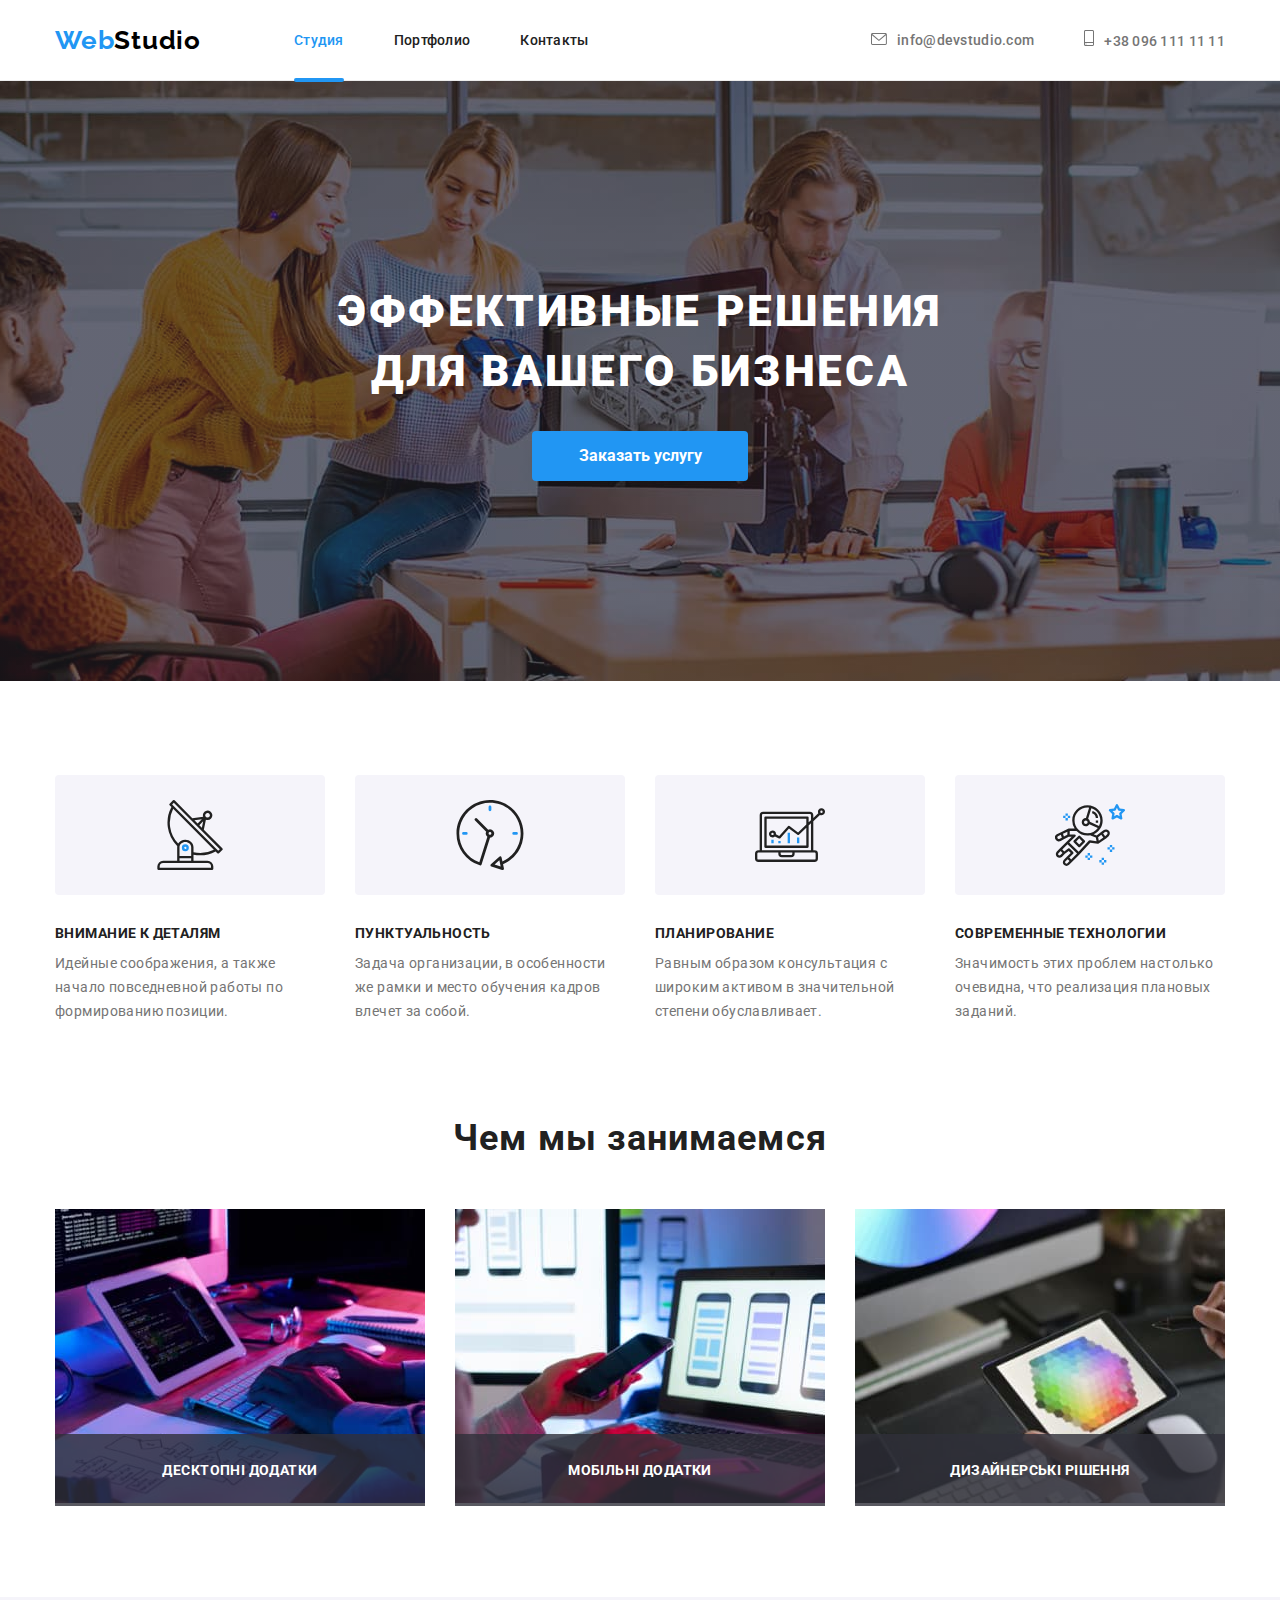
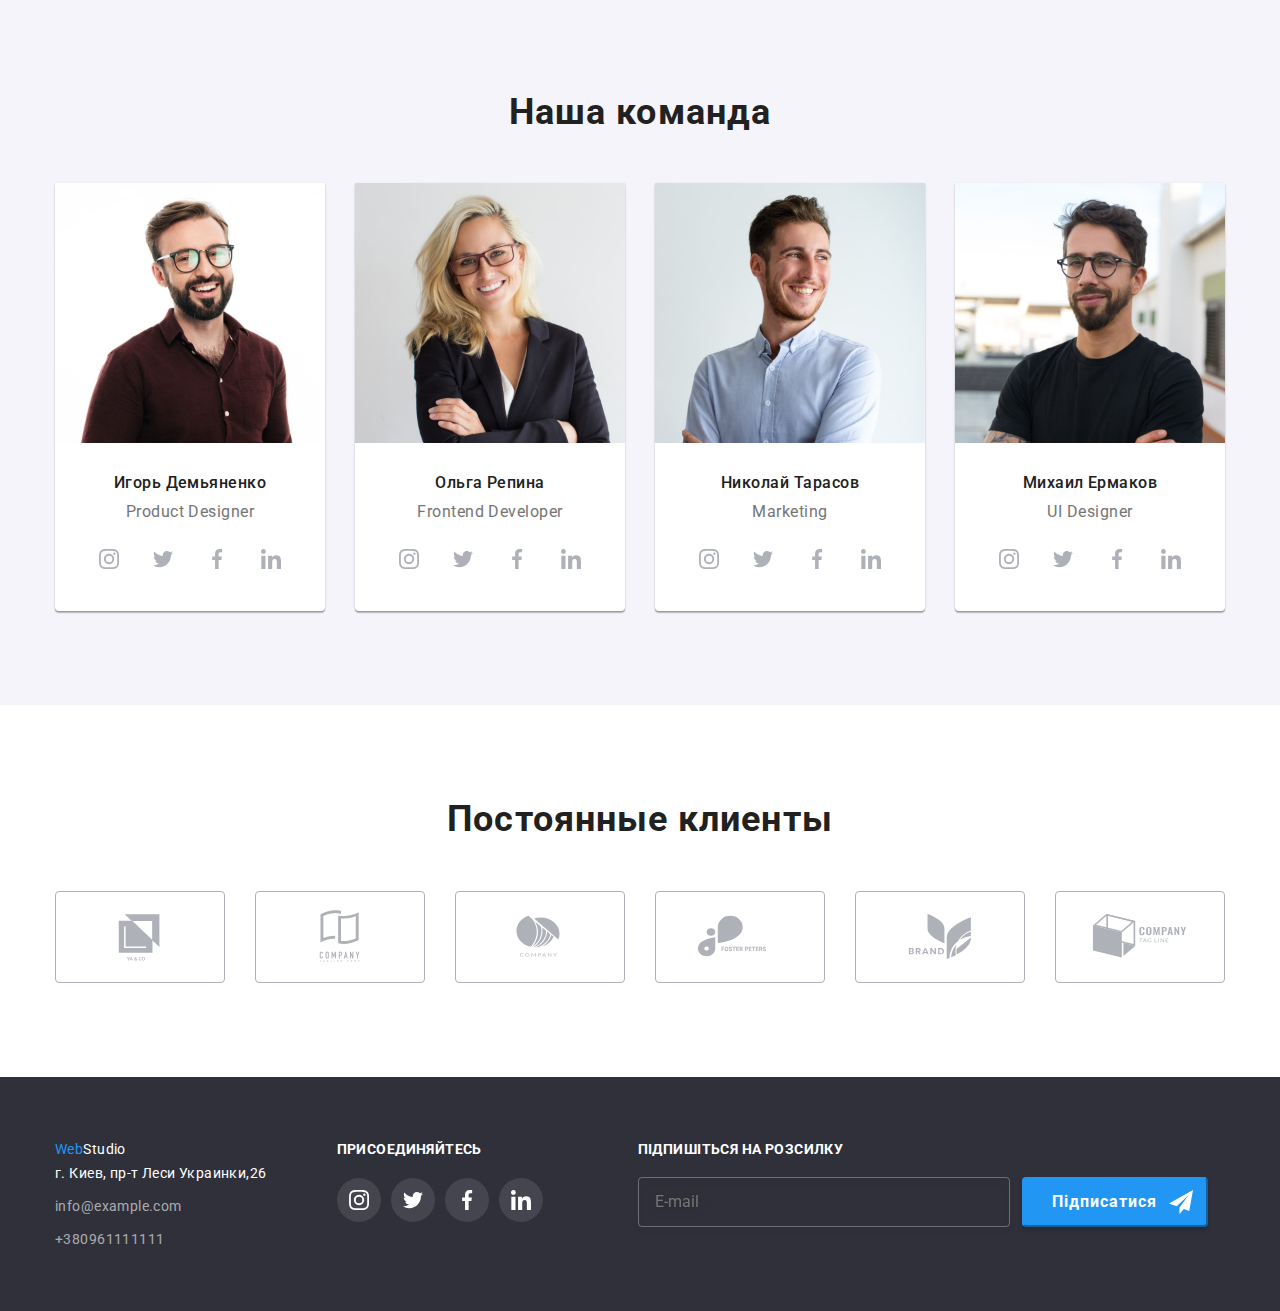
<file: index.html>
<!DOCTYPE html>
<html lang="en">
  <head>
    <meta charset="UTF-8" />
    <meta http-equiv="X-UA-Compatible" content="IE=edge" />
    <meta name="viewport" content="width=device-width, initial-scale=1.0" />
    <title>Document</title>
    <link
      href="https://fonts.googleapis.com/css2?family=Raleway:wght@700&family=Roboto:wght@400;500;700;900&display=swap"
      rel="stylesheet"
    />
    <link
      rel="stylesheet"
      href="https://cdnjs.cloudflare.com/ajax/libs/modern-normalize/1.1.0/modern-normalize.min.css"
    />
    <link rel="stylesheet" href="./css/styles.css" />
  </head>

  <body class="body">
    <header class="header border">
      <div class="container flex-container">
        <nav class="header-link flex-container">
          <a class="logo link" href="Index.html"><span class="web">Web</span>Studio</a>
          <ul class="site-nav flex-container list">
            <li class="header-link-current-butt">
              <a href="" class="header-link-current link">Студия</a>
            </li>
            <li><a href="portfolio.html" class="header-link link">Портфолио</a></li>
            <li><a href="" class="header-link header-link-con link">Контакты</a></li>
          </ul>
        </nav>
        <ul class="contact-nav flex-container list">
          <li>
            <a href="mailto:info@devstudio.com" class="contact-current link">
              <svg class="icon-header" width="16" height="12">
                <use href="./images/icon.svg#icon-letter"></use></svg
              >info@devstudio.com</a
            >
          </li>
          <li>
            <a href="tel:+380961111111" class="contact link"
              ><svg class="icon-phone" width="10" height="12">
                <use href="./images/icon.svg#icon-smartphone"></use></svg
              >+38 096 111 11 11</a
            >
          </li>
        </ul>
      </div>
    </header>

    <main>
      <section class="grey-style overlay">
        <div class="container">
          <h1 class="grey-style-text">
            Эффективные решения <br />
            для вашего бизнеса
          </h1>
          <button data-modal-open class="btn" type="button">Заказать услугу</button>
        </div>
      </section>

      <section class="section">
        <div class="flex-container container">
          <h2 class="visually-hidden">Особенности компании</h2>
          <ul class="flex-container feature-sec container list">
            <li class="feature item">
              <div class="icon-box">
                <svg class="icon" width="70" height="70">
                  <use href="./images/icon.svg#icon-antenna"></use>
                </svg>
              </div>
              <h3 class="content-tl">Внимание к деталям</h3>
              <p class="content-tx">
                Идейные соображения, а также начало повседневной работы по формированию позиции.
              </p>
            </li>
            <li class="feature item">
              <div class="icon-box">
                <svg class="icon" width="70" height="70">
                  <use href="./images/icon.svg#icon-clock-1"></use>
                </svg>
              </div>
              <h3 class="content-tl">Пунктуальность</h3>
              <p class="content-tx">
                Задача организации, в особенности же рамки и место обучения кадров влечет за собой.
              </p>
            </li>
            <li class="feature item">
              <div class="icon-box">
                <svg class="icon" width="70" height="70">
                  <use href="./images/icon.svg#icon-diagram"></use>
                </svg>
              </div>
              <h3 class="content-tl">Планирование</h3>
              <p class="content-tx">
                Равным образом консультация с широким активом в значительной степени обуславливает.
              </p>
            </li>
            <li class="feature item">
              <div class="icon-box">
                <svg class="icon" width="70" height="70">
                  <use href="./images/icon.svg#icon-astronaut"></use>
                </svg>
              </div>
              <h3 class="content-tl">Современные технологии</h3>
              <p class="content-tx">
                Значимость этих проблем настолько очевидна, что реализация плановых заданий.
              </p>
            </li>
          </ul>
        </div>
      </section>

      <section class="sec">
        <div class="container">
          <h2 class="content-tl-second">Чем мы занимаемся</h2>
          <ul class="flex-container flex-container-gap list">
            <li class="flex-container">
              <div class="thumb">
              <img src="./images/img(1).jpg" alt="набор текста" width="370" />
              <p class="label">Десктопні додатки</p>
              </div>
            </li>
            <li class="flex-container">
              <div class="thumb">
              <img src="./images/img(2).jpg" alt="сверяет информацию" width="370" />
              <p class="label">Мобільні додатки</p>
              </div>
            </li>
            <li class="flex-container">
              <div class="thumb">
              <img src="./images/img(3).jpg" alt="выбор палитры цветов в планшете" width="370" />
              <p class="label">Дизайнерські рішення</p>
              </div>
            </li>
          </ul>
        </div>
      </section>
      <section class="cont-section section list">
        <div class="container">
          <h2 class="content-tl-second">Наша команда</h2>
          <ul class="flex-container team list">
            <li class="flex-container-four">
              <img src="./images/img(1.0).jpg" alt="Product Designer" width="270" />
              <div class="team-name">
                <h3 class="content-tl-thre">Игорь Демьяненко</h3>
                <p class="content-tx-thre">Product Designer</p>
                <ul class="social-network list">
                  <li>
                    <a
                      href=""
                      class="social-link social-link-member link"
                      target="_blank"
                      rel="noopener noreferrer"
                      aria-label="Instagram"
                    >
                      <svg class="social-icon" width="20" height="20">
                        <use href="./images/icon.svg#icon-instagram-member"></use>
                      </svg>
                    </a>
                  </li>
                  <li>
                    <a
                      href=""
                      class="social-link social-link-member link"
                      target="_blank"
                      rel="noopener noreferrer"
                      aria-label="Twitter"
                    >
                      <svg class="social-icon" width="20" height="20">
                        <use href="./images/icon.svg#icon-twitter-member"></use>
                      </svg>
                    </a>
                  </li>
                  <li>
                    <a
                      href=""
                      class="social-link social-link-member link"
                      target="_blank"
                      rel="noopener noreferrer"
                      aria-label="Facebook"
                    >
                      <svg class="social-icon" width="20" height="20">
                        <use href="./images/icon.svg#icon-facebook-member"></use>
                      </svg>
                    </a>
                  </li>
                  <li>
                    <a
                      href=""
                      class="social-link social-link-member link"
                      target="_blank"
                      rel="noopener noreferrer"
                      aria-label="LinkedIn"
                    >
                      <svg class="social-icon" width="20" height="20">
                        <use href="./images/icon.svg#icon-linkedin-member"></use>
                      </svg>
                    </a>
                  </li>
                </ul>
              </div>
            </li>
            <li class="flex-container-four">
              <img src="./images/img(1.2).jpg" alt="Frontend Developer" width="270" />
              <div class="team-name">
                <h3 class="content-tl-thre">Ольга Репина</h3>
                <p class="content-tx-thre">Frontend Developer</p>
                <ul class="social-network list">
                  <li>
                    <a
                      href
                      class="social-link social-link-member link"
                      target="_blank"
                      rel="noopener noreferrer"
                      aria-label="Instagram"
                    >
                      <svg class="social-icon" width="20" height="20">
                        <use href="./images/icon.svg#icon-instagram-member"></use>
                      </svg>
                    </a>
                  </li>
                  <li>
                    <a
                      href=""
                      class="social-link social-link-member link"
                      target="_blank"
                      rel="noopener noreferrer"
                      aria-label="Twitter"
                    >
                      <svg class="social-icon" width="20" height="20">
                        <use href="./images/icon.svg#icon-twitter-member"></use>
                      </svg>
                    </a>
                  </li>
                  <li>
                    <a
                      href=""
                      class="social-link social-link-member link"
                      target="_blank"
                      rel="noopener noreferrer"
                      aria-label="Facebook"
                    >
                      <svg class="social-icon" width="20" height="20">
                        <use href="./images/icon.svg#icon-facebook-member"></use>
                      </svg>
                    </a>
                  </li>
                  <li>
                    <a
                      href=""
                      class="social-link social-link-member link"
                      target="_blank"
                      rel="noopener noreferrer"
                      aria-label="LinkedIn"
                    >
                      <svg class="social-icon" width="20" height="20">
                        <use href="./images/icon.svg#icon-linkedin-member"></use>
                      </svg>
                    </a>
                  </li>
                </ul>
              </div>
            </li>
            <li class="flex-container-four">
              <img src="./images/img(3)(1).jpg" alt="Marketing" width="270" />
              <div class="team-name">
                <h3 class="content-tl-thre">Николай Тарасов</h3>
                <p class="content-tx-thre">Marketing</p>
                <ul class="social-network list">
                  <li>
                    <a
                      href=""
                      class="social-link social-link-member link"
                      target="_blank"
                      rel="noopener noreferrer"
                      aria-label="Instagram"
                    >
                      <svg class="social-icon" width="20" height="20">
                        <use href="./images/icon.svg#icon-instagram-member"></use>
                      </svg>
                    </a>
                  </li>
                  <li>
                    <a
                      href=""
                      class="social-link social-link-member link"
                      target="_blank"
                      rel="noopener noreferrer"
                      aria-label="Twitter"
                    >
                      <svg class="social-icon" width="20" height="20">
                        <use href="./images/icon.svg#icon-twitter-member"></use>
                      </svg>
                    </a>
                  </li>
                  <li>
                    <a
                      href=""
                      class="social-link social-link-member link"
                      target="_blank"
                      rel="noopener noreferrer"
                      aria-label="Facebook"
                    >
                      <svg class="social-icon" width="20" height="20">
                        <use href="./images/icon.svg#icon-facebook-member"></use>
                      </svg>
                    </a>
                  </li>
                  <li>
                    <a
                      href=""
                      class="social-link social-link-member link"
                      target="_blank"
                      rel="noopener noreferrer"
                      aria-label="LinkedIn"
                    >
                      <svg class="social-icon" width="20" height="20">
                        <use href="./images/icon.svg#icon-linkedin-member"></use>
                      </svg>
                    </a>
                  </li>
                </ul>
              </div>
            </li>
            <li class="flex-container-four">
              <img src="./images/img(4)(1).jpg" alt="UI Designer" width="270" />
              <div class="team-name">
                <h3 class="content-tl-thre">Михаил Ермаков</h3>
                <p class="content-tx-thre">UI Designer</p>
                <ul class="social-network list">
                  <li>
                    <a
                      href=""
                      class="social-link social-link-member link"
                      target="_blank"
                      rel="noopener noreferrer"
                      aria-label="Instagram"
                    >
                      <svg class="social-icon" width="20" height="20">
                        <use href="./images/icon.svg#icon-instagram-member"></use>
                      </svg>
                    </a>
                  </li>
                  <li>
                    <a
                      href=""
                      class="social-link social-link-member link"
                      target="_blank"
                      rel="noopener noreferrer"
                      aria-label="Twitter"
                    >
                      <svg class="social-icon" width="20" height="20">
                        <use href="./images/icon.svg#icon-twitter-member"></use>
                      </svg>
                    </a>
                  </li>
                  <li>
                    <a
                      href=""
                      class="social-link social-link-member link"
                      target="_blank"
                      rel="noopener noreferrer"
                      aria-label="Facebook"
                    >
                      <svg class="social-icon" width="20" height="20">
                        <use href="./images/icon.svg#icon-facebook-member"></use>
                      </svg>
                    </a>
                  </li>
                  <li>
                    <a
                      href=""
                      class="social-link social-link-member link"
                      target="_blank"
                      rel="noopener noreferrer"
                      aria-label="LinkedIn"
                    >
                      <svg class="social-icon" width="20" height="20">
                        <use href="./images/icon.svg#icon-linkedin-member"></use>
                      </svg>
                    </a>
                  </li>
                </ul>
              </div>
            </li>
          </ul>
        </div>
      </section>
      <section class="section clients">
        <div class="container">
          <h2 class="clients-title">Постоянные клиенты</h2>
          <ul class="clients-items">
            <li class="clients-item">
              <a href="" target="_blank" rel="noopener norefferer" class="clients-link">
                <svg class="icon-client" width="106" height="60">
                  <use href="./images/icon.svg#icon-client-1"></use>
                </svg>
              </a>
            </li>
            <li class="clients-item">
              <a href="" target="_blank" rel="noopener norefferer" class="clients-link">
                <svg class="icon-client" width="106" height="60">
                  <use href="./images/icon.svg#icon-client-2"></use>
                </svg>
              </a>
            </li>
            <li class="clients-item">
              <a href="" target="_blank" rel="noopener norefferer" class="clients-link">
                <svg class="icon-client" width="106" height="60">
                  <use href="./images/icon.svg#icon-client-3"></use>
                </svg>
              </a>
            </li>
            <li class="clients-item">
              <a href="" target="_blank" rel="noopener norefferer" class="clients-link">
                <svg class="icon-client" width="106" height="60">
                  <use href="./images/icon.svg#icon-client-4"></use>
                </svg>
              </a>
            </li>
            <li class="clients-item">
              <a href="" target="_blank" rel="noopener norefferer" class="clients-link">
                <svg class="icon-client" width="106" height="60">
                  <use href="./images/icon.svg#icon-client-5"></use>
                </svg>
              </a>
            </li>
            <li class="clients-item">
              <a href="" target="_blank" rel="noopener norefferer" class="clients-link">
                <svg class="icon-client" width="106" height="60">
                  <use href="./images/icon.svg#icon-client-6"></use>
                </svg>
              </a>
            </li>
          </ul>
        </div>
      </section>
    </main>
    <footer class="foot-grey-style">
      <div class="container">
        <div class="foot-adress">
          <a href="Index.html" class="footer-logo link"><span class="web">Web</span>Studio</a>
          <address>
            <ul class="footer list">
              <li class="footer-item footer-it">
                <a
                  href="https://bit.ly/3pXMvUd"
                  target="_blank"
                  rel="noopener noreferrer"
                  class="footer-adress link"
                  >г. Киев, пр-т Леси Украинки,26</a
                >
              </li>
              <li class="footer-item footer-it">
                <a href="mailto:info@devstudio.com" class="contact-foot link">info@example.com</a>
              </li>
              <li class="footer-item">
                <a href="tel:+380961111111" class="contact-foot link">+380961111111</a>
              </li>
            </ul>
          </address>
        </div>
        <div class="social-network-container">
          <h3 class="footer-tittle">присоединяйтесь</h3>
          <ul class="social-network list">
            <li>
              <a
                href=""
                class="social-link link"
                target="_blank"
                rel="noopener noreferrer"
                aria-label="Instagram"
              >
                <svg class="social-icon" width="20" height="20">
                  <use href="./images/icon.svg#icon-instagram-member"></use>
                </svg>
              </a>
            </li>
            <li>
              <a
                href=""
                class="social-link link"
                target="_blank"
                rel="noopener noreferrer"
                aria-label="Twitter"
              >
                <svg class="social-icon" width="20" height="20">
                  <use href="./images/icon.svg#icon-twitter-member"></use>
                </svg>
              </a>
            </li>
            <li>
              <a
                href=""
                class="social-link link"
                target="_blank"
                rel="noopener noreferrer"
                aria-label="Facebook"
              >
                <svg class="social-icon" width="20" height="20">
                  <use href="./images/icon.svg#icon-facebook-member"></use>
                </svg>
              </a>
            </li>
            <li>
              <a
                href=""
                class="social-link link"
                target="_blank"
                rel="noopener noreferrer"
                aria-label="LinkedIn"
              >
                <svg class="social-icon" width="20" height="20">
                  <use href="./images/icon.svg#icon-linkedin-member"></use>
                </svg>
              </a>
            </li>
          </ul>
        </div>
        <div class="subscription-footer">
          <p class="footer-ption-title">Підпишіться на розсилку</p>
          <form class="footer-js-speaker-form" autocomplete="on">
           
            <label class="footer-user-email" for="user-email"> 
              <input class="foot-form-mail" type="email" name="email" placeholder="E-mail" id="user-email"></label>
              <button class="footer-subscription-button" type="submit">
              <span class="footer-subscription-button-size">Підписатися</span>
              <svg class="footer-subscription-icon" width="24" height="24">
                <use href="./images/icon.svg#icon-send"></use>
              </svg>
              </button>
          </form>
        </div>
      </div>
    </footer>
    <div class="backdrop is-hidden" data-modal>
      <div class="modal" role="group">
        <button data-modal-close class="modal-close" type="button">
          <svg class="modal-close-icon" width="11" height="11"><use href="./images/icon.svg#cross"></use>
          </svg>
        </button>
        <form class="form js-speaker-form" autocomplete="on" >
          <p class="modal-title">Залиште свої дані, ми вам передзвонимо</p> 
          <div class="modal-form">
            <label class="form-label" for="name">
              <span class="form-label-text">Ім'я</span>
              <span class="form-label-name">
                <input class="form-input" type="text" name="name" id="name" autofocus required minlength="4"/>
                <svg class="modal-icon" width="12" height="12">
                  <use href="./images/icon.svg#vector-name"></use>
                </svg>
              </span>
            </label>
          
            <label class="form-label" for="tel">
              <span class="form-label-text">Телефон</span>
                <span class="form-label-name">
                  <input class="form-input" type="tel" name="tel" id="tel" required />
                  <svg class="modal-icon" width="13" height="13">
                    <use href="./images/icon.svg#vector-tel"></use>
                  </svg>
                </span>
            </label>
         
            <label class="form-label" for="email">
              <span class="form-label-text">Пошта</span>
              <span class="form-label-name">
                <input class="form-input" type="email" name="email" id="email" required />
                <svg class="modal-icon" width="15" height="12">
                  <use href="./images/icon.svg#vector-email"></use>
                </svg>
              </span>
            </label>
          
            <label for="feedback">
              <span class="form-label-name">Коментар</span>
              <textarea class="register-form" name="feedback" id="feedback" rows="5" placeholder="Введіть текст"></textarea> 
            </label>
          </div>

          <div class="modal-checkbox">
            <label class="reg-form">
              <input class="register-checkbox visually-hidden" type="checkbox" name="agreement"/> 
              <svg class="form-checkbox-icon" width="16" height="15">
                <use class="form-modal-checkbox-uncheck" href="./images/icon.svg#icon-uncheck"></use>
                <use class="form-modal-checkbox-check" href="./images/icon.svg#icon-check"></use>
              </svg>
                <span class="form-agreement-text">Погоджуюся з розсилкою та приймаю
                <a class="form-agreement-link" href="./" target="_blank" rel="noopener noreferrer">Умови договору</a>
              </span>
            </label>
          </div> 
            <button class="button-form" type="submit">Відправити</button>
          
        </form>
      </div>

    </div>
    <script src="./js/modal.js"></script>
      <script>
        (() => {
            document.querySelector('.js-speaker-form').addEventListener('submit', e => {
                e.preventDefault();

                new FormData(e.currentTarget).forEach((value, name) =>
                    console.log(`${name}: ${value}`),
                );

                e.currentTarget.reset();
            });
        })();
    </script>
  </body>
</html>
</file>
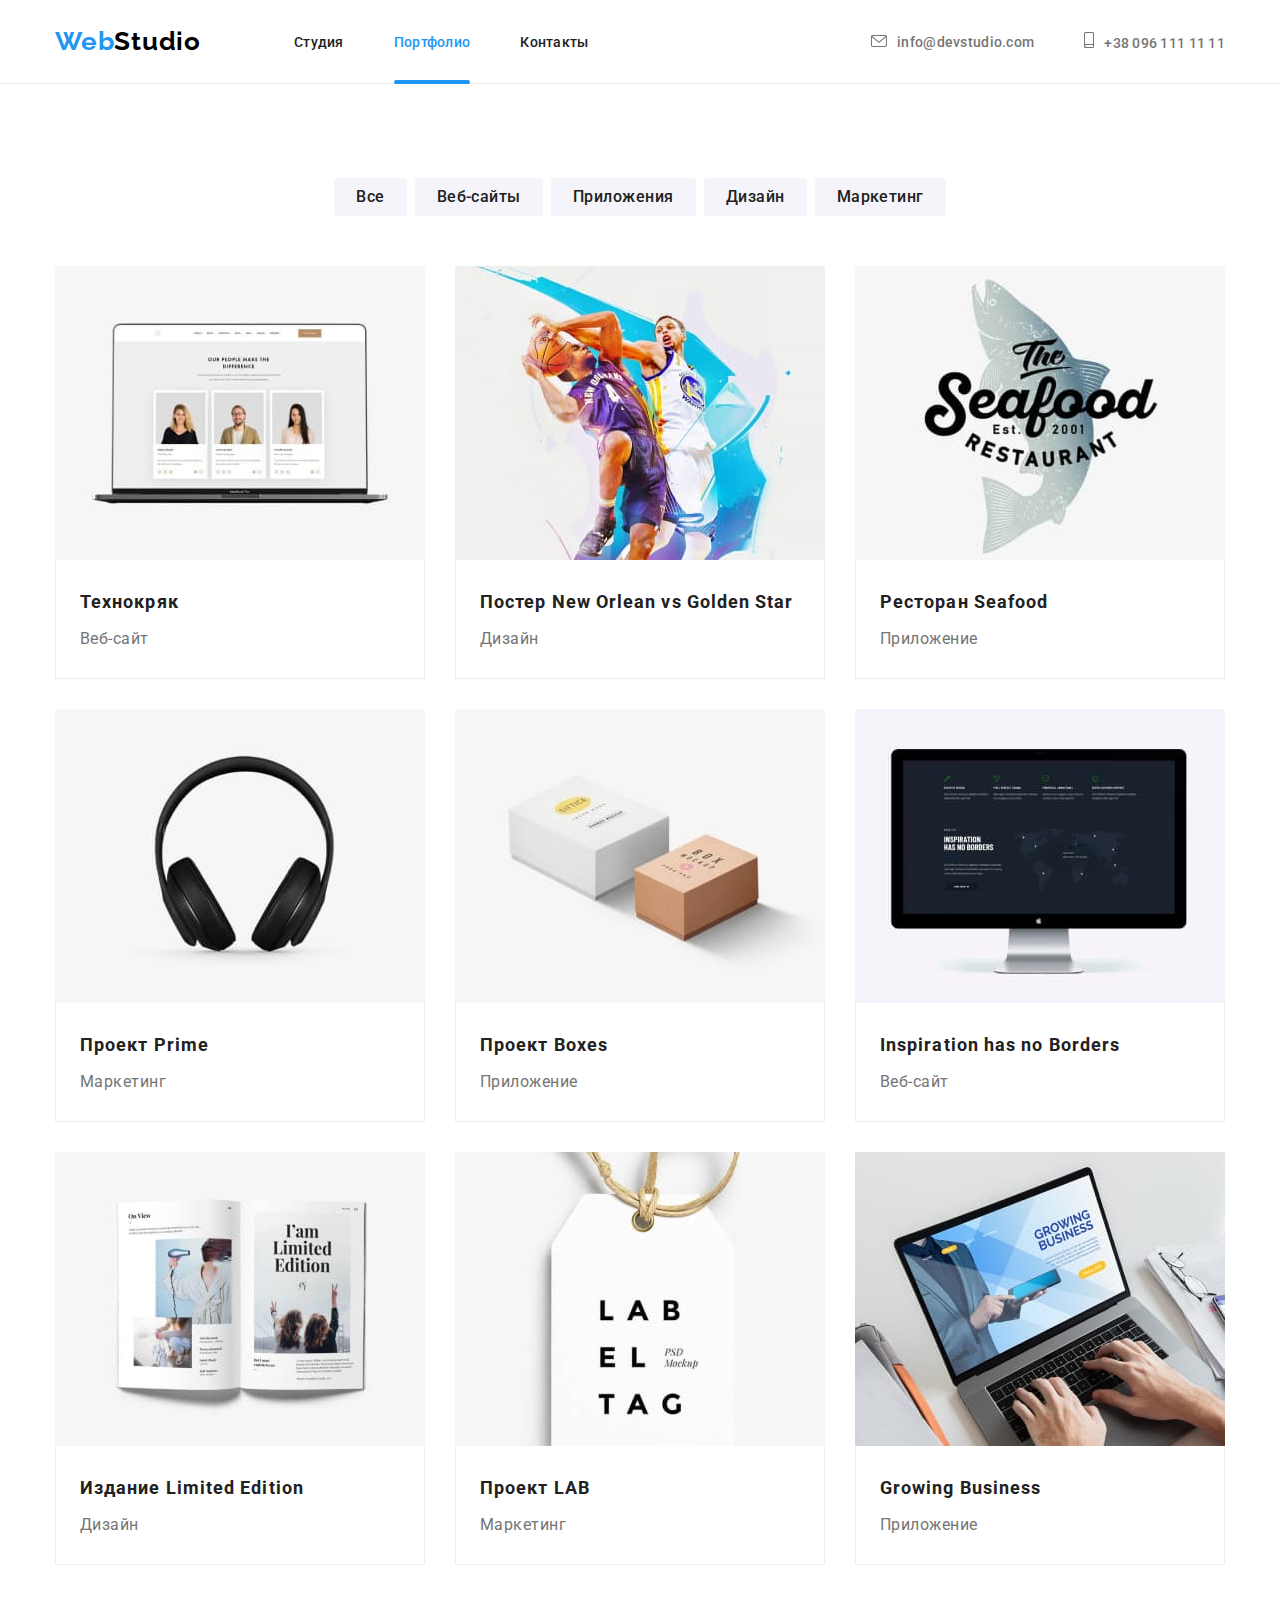
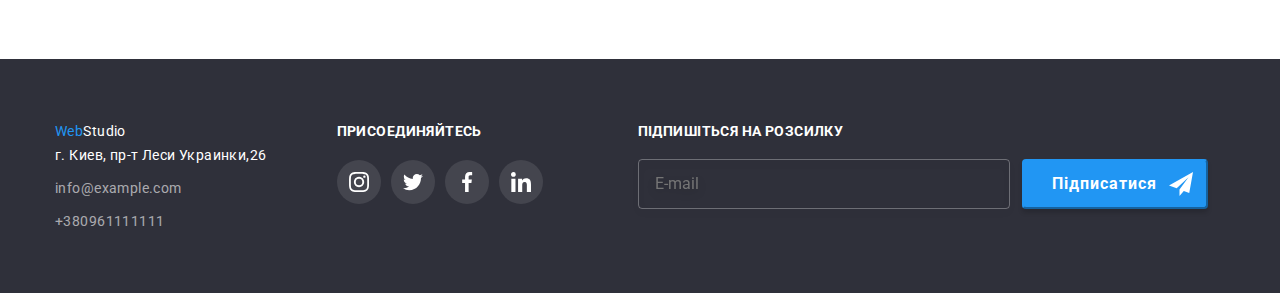
<file: portfolio.html>
<!DOCTYPE html>
<html lang="en">
  <head>
    <meta charset="UTF-8" />
    <meta http-equiv="X-UA-Compatible" content="IE=edge" />
    <meta name="viewport" content="width=device-width, initial-scale=1.0" />
    <title>WebStudio</title>
    <link
      href="https://fonts.googleapis.com/css2?family=Raleway:wght@700&family=Roboto:wght@400;500;700;900&display=swap"
      rel="stylesheet"
    />
    <link
      rel="stylesheet"
      href="https://cdnjs.cloudflare.com/ajax/libs/modern-normalize/1.1.0/modern-normalize.min.css"
    />
    <link rel="stylesheet" href="./css/styles.css" />
  </head>
  <body class="body">
    <header class="header border">
      <div class="container flex-container">
        <nav class="header-link flex-container">
          <a href="index.html" class="logo link"><span class="web">Web</span>Studio</a>

          <ul class="site-nav flex-container list">
            <li><a href="index.html" class="header-link link">Студия</a></li>
            <li class="header-link-current-butt">
              <a href="portfolio.html" class="header-link-current link">Портфолио</a>
            </li>
            <li><a href="" class="header-link header-link-con link">Контакты</a></li>
          </ul>
        </nav>

        <ul class="auth-nav flex-container list">
          <li>
            <a href="mailto:info@devstudio.com" class="contact contact-mail link"
              ><svg class="icon-header" width="16" height="12">
                <use href="./images/icon.svg#icon-letter"></use></svg
              >info@devstudio.com</a
            >
          </li>
          <li>
            <a href="tel:+380961111111" class="contact link"
              ><svg class="icon-phone" width="10" height="12">
                <use href="./images/icon.svg#icon-smartphone"></use></svg
              >+38 096 111 11 11</a
            >
          </li>
        </ul>
      </div>
    </header>
    <main>
      <section class="button">
        <div class="container">
          <h1 class="visually-hidden">Портфолио студии</h1>
          <ul class="button-one list">
            <li>
              <button type="button" class="btn-small">Все</button>
            </li>
            <li>
              <button type="button" class="btn-small">Веб-сайты</button>
            </li>
            <li>
              <button type="button" class="btn-small">Приложения</button>
            </li>
            <li>
              <button type="button" class="btn-small">Дизайн</button>
            </li>
            <li>
              <button type="button" class="btn-small">Маркетинг</button>
            </li>
          </ul>

          <ul class="progect list">
            <li class="content list item">
              
                <a href class="card-link project-element link">
                <div class="projekt-overlay">
                  <img src="./images/img1.jpg" alt="Технокряк" width="370" height="294" />
                  <p class="overlay-text">
                      Ресурс пропонує комплексні пропозиції з різним рівнем функціоналу та сервісів. Все це дозволить відвідувачу отримати вичерпні відомості про компанію чи приватну особу.
                  </p>
                </div>
                <div class="card-description">
                  <h2 class="content-title">Технокряк</h2>
                  <p class="content-text">Веб-сайт</p>
                </div>
              </a>
            </li>
            <li class="content list item">
              <a href class="card-link link">
                <div class="projekt-overlay">
                <img
                  src="./images/img2.jpg"
                  alt="Постер New Orlean vs Golden Star"
                  width="370"
                  height="294"
                />
                <p class="overlay-text">
                      Ресурс пропонує комплексні пропозиції з різним рівнем функціоналу та сервісів. Все це дозволить відвідувачу отримати вичерпні відомості про компанію чи приватну особу.
                  </p>
              </div>
                <div class="card-description">
                  <h2 class="content-title">Постер New Orlean vs Golden Star</h2>
                  <p class="content-text">Дизайн</p>
                </div>
              </a>
            </li>
            <li class="content list item">
              <a href class="card-link link">
                <div class="projekt-overlay">
                <img src="./images/img3.jpg" alt="Ресторан Seafood" width="370" height="294" />
                <p class="overlay-text">
                   Ресурс пропонує комплексні пропозиції з різним рівнем функціоналу та сервісів. Все це дозволить відвідувачу отримати вичерпні відомості про компанію чи приватну особу.
                  </p>
              </div>
                <div class="card-description">
                  <h2 class="content-title">Ресторан Seafood</h2>
                  <p class="content-text">Приложение</p>
                </div>
              </a>
            </li>
            <li class="content list item">
              <a href class="card-link link" href class="link">
                <div class="projekt-overlay">
                <img src="./images/img4.jpg" alt="Проект Prime" width="370" height="294"/> 
                <p class="overlay-text">
                  Ресурс пропонує комплексні пропозиції з різним рівнем функціоналу та сервісів. Все це дозволить відвідувачу отримати вичерпні відомості про компанію чи приватну особу.
                  </p>
                </div>
                <div class="card-description">
                  <h2 class="content-title">Проект Prime</h2>
                  <p class="content-text">Маркетинг</p>
                </div>
              </a>
            </li>
            <li class="content list item">
              <a href class="card-link link">
                <div class="projekt-overlay">
                  <img src="./images/img5.jpg" alt="Проект Boxes" width="370" height="294" />
                  <p class="overlay-text">
                    Ресурс пропонує комплексні пропозиції з різним рівнем функціоналу та сервісів. Все це дозволить відвідувачу отримати вичерпні відомості про компанію чи приватну особу.
                    </p>
                </div>
                <div class="card-description">
                  <h2 class="content-title">Проект Boxes</h2>
                  <p class="content-text">Приложение</p>
                </div>
              </a>
            </li>
            <li class="content list item">
              <a href class="card-link link">
                <div class="projekt-overlay">
                  <img
                    src="./images/img6.jpg"
                    alt="Inspiration has no Borders"
                    width="370"
                    height="294"
                  />
                  <p class="overlay-text">
                     Ресурс пропонує комплексні пропозиції з різним рівнем функціоналу та сервісів. Все це дозволить відвідувачу отримати вичерпні відомості про компанію чи приватну особу.
                  </p>
               </div>
                <div class="card-description">
                  <h2 class="content-title">Inspiration has no Borders</h2>
                  <p class="content-text">Веб-сайт</p>
                </div>
              </a>
            </li>
            <li class="content list item">
              <a href class="card-link link">
                <div class="projekt-overlay">
                  <img
                    src="./images/img7.jpg"
                    alt="Издание Limited Edition"
                    width="370"
                    height="294"
                  />
                  <p class="overlay-text">
                    Ресурс пропонує комплексні пропозиції з різним рівнем функціоналу та сервісів. Все це дозволить відвідувачу отримати вичерпні відомості про компанію чи приватну особу.
                  </p>
                </div>
                <div class="card-description">
                  <h2 class="content-title">Издание Limited Edition</h2>
                  <p class="content-text">Дизайн</p>
                </div>
              </a>
            </li>
            <li class="content list item">
              <a href class="card-link link">
                <div class="projekt-overlay">
                  <img src="./images/img8.jpg" alt="Проект LAB" width="370" height="294" />
                   <p class="overlay-text">
                      Ресурс пропонує комплексні пропозиції з різним рівнем функціоналу та сервісів. Все це дозволить відвідувачу отримати вичерпні відомості про компанію чи приватну особу.
                    </p>
                </div>
                <div class="card-description">
                  <h2 class="content-title">Проект LAB</h2>
                  <p class="content-text">Маркетинг</p>
                </div>
              </a>
            </li>
            <li class="content list item">
              <a href class="card-link link">
                <div class="projekt-overlay">
                  <img src="./images/img9.jpg" alt="Growing Business" width="370" height="294" />
                  <p class="overlay-text">
                     Ресурс пропонує комплексні пропозиції з різним рівнем функціоналу та сервісів. Все це дозволить відвідувачу отримати вичерпні відомості про компанію чи приватну особу.
                  </p>
                </div>
                <div class="card-description">
                  <h2 class="content-title">Growing Business</h2>
                  <p class="content-text">Приложение</p>
                </div>
              </a>
            </li>
          </ul>
        </div>
      </section>
    </main>
    <footer class="foot-grey-style">
      <div class="container">
        <div class="foot-adress">
          <a href="Index.html" class="footer-logo link"><span class="web">Web</span>Studio</a>
          <address>
            <ul class="footer list">
              <li class="footer-item footer-it">
                <a
                  href="https://bit.ly/3pXMvUd"
                  target="_blank"
                  rel="noopener noreferrer"
                  class="footer-adress link"
                  >г. Киев, пр-т Леси Украинки,26</a
                >
              </li>
              <li class="footer-item footer-it">
                <a href="mailto:info@devstudio.com" class="contact-foot link">info@example.com</a>
              </li>
              <li class="footer-item">
                <a href="tel:+380961111111" class="contact-foot link">+380961111111</a>
              </li>
            </ul>
          </address>
        </div>
        <div class="social-network-container">
          <h3 class="footer-tittle">присоединяйтесь</h3>
          <ul class="social-network list">
            <li>
              <a
                href
                class="social-link link"
                target="_blank"
                rel="noopener noreferrer"
                aria-label="Instagram"
              >
                <svg class="social-icon" width="20" height="20">
                  <use href="./images/icon.svg#icon-instagram-member"></use>
                </svg>
              </a>
            </li>
            <li>
              <a
                href=""
                class="social-link link"
                target="_blank"
                rel="noopener noreferrer"
                aria-label="Twitter"
              >
                <svg class="social-icon" width="20" height="20">
                  <use href="./images/icon.svg#icon-twitter-member"></use>
                </svg>
              </a>
            </li>
            <li>
              <a
                href=""
                class="social-link link"
                target="_blank"
                rel="noopener noreferrer"
                aria-label="Facebook"
              >
                <svg class="social-icon" width="20" height="20">
                  <use href="./images/icon.svg#icon-facebook-member"></use>
                </svg>
              </a>
            </li>
            <li>
              <a
                href=""
                class="social-link link"
                target="_blank"
                rel="noopener noreferrer"
                aria-label="LinkedIn"
              >
                <svg class="social-icon" width="20" height="20">
                  <use href="./images/icon.svg#icon-linkedin-member"></use>
                </svg>
              </a>
            </li>
          </ul>
        </div>
        <div class="subscription-footer">
          <p class="footer-ption-title">Підпишіться на розсилку</p>
          <form class="footer-js-speaker-form" autocomplete="on">
           
            <label class="footer-user-email" for="user-email"> 
              <input class="foot-form-mail" type="email" name="email" placeholder="E-mail" id="user-email"></label>
              <button class="footer-subscription-button" type="submit">
              <span class="footer-subscription-button-size">Підписатися</span>
              <svg class="footer-subscription-icon" width="24" height="24">
                <use href="./images/icon.svg#icon-send"></use>
              </svg>
              </button>
          </form>
        </div>
      </div>
      
    </footer>
  </body>
</html>
</file>
<file: css/styles.css>
:root {
  /* fonts */
  --main-font: 'Roboto', sans-serif;
  --secondary-font: 'Raleway', sans-serif;

  /* text colors */
  --primary-color: #212121;
  --secondary-color: #757575;
  --accent-color: #2196f3;
  --text-color: #ffffff;

  /* bg-color */
  --bg-cl: #2f303a;

  /* отступы между элементами */
  --indent: 30px;
  --filter-indent: 8px;

  --items: 4;
  --linear-gradient: rgba(47, 48, 58, 0.4);

  --animation: 250ms cubic-bezier(0.4, 0, 0.2, 1);
}
img {
  display: block;
}
.container {
  width: 1200px;
  padding-left: 15px;
  padding-right: 15px;
  margin: 0 auto;
}

h1,
h2,
h3,
h4,
h5,
h6,
p,
ul {
  margin: 0;
  padding: 0;
}
/* фоновое изображение  с градиентом */
.overlay {
  max-width: 1600px;
  height: 600px;
  margin-left: auto;
  margin-right: auto;
  background-image: linear-gradient(to right, var(--linear-gradient), var(--linear-gradient)),
    url(../images/fon.jpg);
  background-size: cover;
  background-position: center;
  background-repeat: no-repeat;
  background-color: #757575;
  padding-top: 200px;
  padding-bottom: 200px;
}

.body {
  font-family: var(--main-font);

  color: var(--primary-color);
}

.flex-container {
  display: flex;
  align-items: center;
}
.feature,
.item {
  --items: 4;
}
.item {
  flex-basis: calc((100% - var(--indent) * (var(--items) - 1)) / var(--items));
}
/* header */
.site-nav,
.contact-nav {
  display: flex;
  margin-left: auto;
  gap: 50px;
  font-weight: 500;
  font-size: 14px;
  line-height: 1.14;
  letter-spacing: 0.02em;
}

/* header */
.site-nav .link,
.contacts-nav .link {
  display: flex;
  display: block;
  padding: 32px 0;
}
.auth-nav .link {
  display: flex;
  display: block;
  padding: 32px 0;
  gap: 50px;
}
.contacts-nav {
  margin-left: auto;
}
.header {
  margin-left: auto;
  border-bottom: 1px solid #ececec;
}

.contact-mail {
  margin-right: 50px;
}
.link {
  text-decoration: none;
  color: currentColor;
}
.list {
  padding: 0;
  margin: 0;
  list-style: none;
}

.header-link {
  margin-right: auto;
  font-weight: 500;
  font-size: 14px;
  line-height: calc(16 / 14);
  letter-spacing: 0.02em;
  color: var(--primary-color);
  transition: color var(--animation);
}

.header-link-current:hover,
.header-link-current:focus,
.header-link:hover,
.header-link:focus,
.contact-current:hover,
.contact-current:focus,
.contact:hover,
.contact:focus {
  color: var(--accent-color);
}
/* синяя полоска вверху */
.header-link-current::after {
  content: '';
  display: block;
  position: absolute;
  bottom: -2px;
  left: 0;
  width: 100%;
  height: 4px;
  border-radius: 2px;
  background-color: var(--accent-color);
}
.header-link-current,
.header-link-current {
  position: relative;
  font-weight: 500;
  font-size: 14px;
  line-height: calc(16 / 14);
  letter-spacing: 0.02em;
  color: var(--accent-color);
}

/* иконка эмейл */
.icon-header {
  width: 16px;
  height: 12px;
  margin-right: 10px;
  fill: currentColor;
  margin-right: 10px;
}
.icon-phone {
  width: 10px;
  height: 16px;
  fill: currentColor;
  margin-right: 10px;
}
.icon-header:hover,
.icon-header:focus,
.icon-phone:hover,
.icon-phone:focus {
  color: var(--accent-color);
  transition: var(--animation);
}

.contact,
.contact-current {
  font-weight: 500;
  font-size: 14px;
  line-height: calc(16 / 14);
  letter-spacing: 0.02em;
  color: var(--secondary-color);
  transition: color var(--animation);
}

.web {
  color: var(--accent-color);
  text-decoration: none;
}
.logo {
  margin-right: 93px;
  color: #000;
  font-family: 'Raleway';
  font-weight: 700;
  font-size: 26px;
  line-height: calc(31 / 26);
  letter-spacing: 0.03em;
}

.header-link {
  color: var(--primary-color);
}

.header-link:active {
  color: var(--accent-color);
}

/* section */
.grey-style {
  padding: 200px 0;
}
.grey-style-text {
  width: 696px;
  margin-top: 0;
  margin: auto;
  margin-bottom: 30px;
  font-weight: 900;
  font-size: 44px;
  line-height: calc(60 / 44);
  text-align: center;
  letter-spacing: 0.06em;
  text-transform: uppercase;
  color: var(--text-color);
}

.grey-style {
  padding: 200px 0;
  font-weight: 700;
  font-size: 16px;
  line-height: calc(30 / 16);
  text-align: center;
  letter-spacing: 0.06em;
  text-transform: uppercase;
  color: var(--text-color);
  background-color: var(--bg-cl);
}

.btn:hover,
.btn:focus {
  background-color: #188ce8;
  color: var(--text-color);
  transition: var(--animation);
}
.btn:active {
  background-color: var(--accent-color);
}
/* accent color #2196f3  */
.btn {
  min-width: 216px;
  border-radius: 4px;
  padding: 10px 32px;
  font-family: inherit;
  font-weight: 700;
  font-size: 16px;
  line-height: calc(30 / 16);
  background-color: #2196f3;
  color: var(--text-color);
  border: none;
  text-align: center;
}
/* cкрытый h */
.visually-hidden {
  position: absolute;
  width: 1px;
  height: 1px;
  margin: -1px;
  border: 0;
  padding: 0;
  white-space: nowrap;
  clip-path: inset(100%);
  clip: rect(0 0 0 0);
  overflow: hidden;
}
.content-tl {
  margin-top: 0;
  margin-bottom: 10px;
  font-weight: 700;
  font-size: 14px;
  line-height: calc(16 / 14);
  letter-spacing: 0.03em;
  text-transform: uppercase;
  color: var(--primary-color);
}
.section {
  padding-top: 94px;
  padding-bottom: 94px;
}

.feature-sec {
  gap: 30px;
  list-style: none;
}

/* для иконок */
.icon-box {
  display: flex;
  justify-content: center;
  align-items: center;
  margin-bottom: 30px;
  width: 270px;
  height: 120px;
  background-color: #f5f4fa;
  border-radius: 4px;
  background-position: center;
  background-size: 70px;
}
.icon {
  max-width: 70px;
  max-height: 70px;
}

/* секция чем мы занимаемся */

.content-tx {
  font-weight: 400;
  font-size: 14px;
  line-height: calc(24 / 14);
  letter-spacing: 0.03em;
  color: var(--secondary-color);
}

/*Чем мы занимаемся*/
.content-tl-second {
  padding-top: 0%;
  margin-bottom: 50px;
  font-weight: 700;
  font-size: 36px;
  line-height: calc(42 / 36);
  text-align: center;
  letter-spacing: 0.03em;
  color: var(--primary-color);
}
/* чем мы занимаемся */
.flex-container-gap {
  gap: 30px;
}
/* чем мы занимаемся */
.sec {
  padding-bottom: 94px;
}
/* наша команда */
.flex-container-four {
  background-color: var(--text-color);
  border-bottom-left-radius: 4px;
  border-bottom-right-radius: 4px;
  box-shadow: 0px 1px 3px rgba(0, 0, 0, 0.12), 0px 1px 1px rgba(0, 0, 0, 0.14),
    0px 2px 1px rgba(0, 0, 0, 0.2);
}

/*Портфолио*/
.button-one:active {
  color: var(--text-color);
}
.button-one {
  display: flex;
  justify-content: center;
  gap: var(--filter-indent);
  margin-bottom: 50px;
}
.button {
  border: none;
  padding-top: 94px;
  padding-bottom: 94px;
}

/* section */
.btn-small:hover,
.btn-small:focus {
  background-color: var(--accent-color);
  color: var(--text-color);
}

.btn-small:active {
  background-color: var(--accent-color);
}
/* Портфолио */
.btn-small {
  padding: 6px 22px;
  display: inline-block;
  padding: 6px 22px;
  border-radius: 4px;
  font-family: inherit;
  font-weight: 500;
  font-size: 16px;
  line-height: calc(26 / 16);
  background-color: #f5f4fa;
  color: var(--primary-color);
  border: none;
  text-align: center;
  letter-spacing: 0.03em;
  text-align: center;
  transition: background-color var(--animation), color var(--animation), box-shadow var(--animation);
}
.progect {
  display: flex;
  flex-wrap: wrap;
  gap: var(--indent);
}
.content .list .item {
  --items: 3;
}

/* описание внутри карточек */
.card-description {
  padding: 24px 24px;
  border: 1px solid #eeeeee;
  border-top: none;
}
.content-title {
  margin-bottom: 4px;
  font-weight: 700;
  font-size: 18px;
  line-height: calc(36 / 18);
  letter-spacing: 0.06em;
  color: var(--primary-color);
}
.content-text {
  font-weight: 400;
  font-size: 16px;
  line-height: calc(30 / 16);
  letter-spacing: 0.03em;
  color: var(--secondary-color);
}
/* тень для карточек */
.card-link:hover .overlay-text,
.card-link:focus .overlay-text {
  transform: translatey(0);
}

.card-link:hover,
.card-link:focus {
  box-shadow: 0px 1px 1px rgba(0, 0, 0, 0.12), 0px 4px 4px rgba(0, 0, 0, 0.06),
    1px 4px 6px rgba(0, 0, 0, 0.16);
}
.card-link {
  display: block;

  transition: box-shadow var(--animation);
}
/* наша команда */
.cont-section {
  background-color: #f5f4fa;
}
.team {
  display: flex;
  flex-wrap: wrap;
  gap: var(--indent);
}
.team-name {
  text-align: center;
  padding: 30px;
}
.content-tl-thre {
  margin-bottom: 10px;
  font-weight: 500;
  font-size: 16px;
  line-height: calc(19 / 16);
  text-align: center;
  letter-spacing: 0.03em;
  color: var(--primary-color);
}
.content-tx-thre {
  font-weight: 400;
  font-size: 16px;
  line-height: calc(19 / 16);
  text-align: center;
  letter-spacing: 0.03em;
  color: var(--secondary-color);
  margin-bottom: 16px;
}

.grey-style {
  background-color: var(--bg-cl);
}
/* постояные клиенты */
.clients-title {
  margin-bottom: 50px;
  font-weight: 700;
  font-size: 36px;
  line-height: 1.16;
  text-align: center;
  letter-spacing: 0.03em;
  color: var(--primary-color);
}

.clients-items {
  display: flex;
  gap: 30px;
  align-items: center;
  list-style: none;
}

.clients-link {
  display: flex;
  justify-content: center;
  align-items: center;
  width: 170px;
  height: 92px;
  border: 1px solid #afb1b8;
  border-radius: 4px;
  color: #afb1b8;
  transition: border-color var(--animation), color var(--animation);
}

.icon-client {
  fill: currentColor;
}

.clients-link:hover,
.clients-link:focus {
  border-color: var(--accent-color);
  color: var(--accent-color);
  transition: var(--animation);
}
/* чем мы занимаемся позиционирование */
.thumb {
  position: relative;
}
/* чем мы занимаемся позиционирование */
.thumb > .label {
  position: absolute;
  top: 275px;
  right: 50px;
  width: 370px;
  margin: -50px;
  padding: 8px 16px;

  font-family: 'Roboto';
  font-style: normal;
  font-weight: 700;
  font-size: 14px;
  line-height: 56px;
  text-align: center;
  letter-spacing: 0.03em;
  text-transform: uppercase;
  background-color: rgba(47, 48, 58, 0.8);
  color: #fff;
}

/* выезжающий текст на карточках */
.projekt-overlay {
  position: relative;
  width: 370px;
  height: 294px;
  overflow: hidden;
  /* transform: translatey(-100%); */
}

.overlay-text {
  position: absolute;
  top: 0;
  left: 0;
  display: block;
  width: 100%;
  height: 100%;
  padding: 63px 24px;
  margin: 0;
  font-weight: 400;
  font-size: 18px;
  line-height: calc(28 / 18);
  letter-spacing: 0.03em;
  color: #ffffff;
  background-color: rgba(33, 150, 243, 0.9);
  transform: translatey(100%);
  transition: transform var(--animation);
}
.overlay-text
 
  


/* footer */
.footer-logo {
  display: block;
  margin-bottom: 20px;
  color: var(--text-color);
  font-family: 'Raleway';
  font-weight: 700;
  font-size: 26px;
  line-height: calc(31 / 26);
  letter-spacing: 0.03em;
}

.footer-item {
  display: block;
}

.footer-it {
  margin-bottom: 9px;
}
.footer-adress {
  font-family: 'Roboto';
  font-style: normal;
  font-weight: 400;
  font-size: 14px;
  line-height: calc(24 / 14);
  letter-spacing: 0.03em;
  color: var(--text-color);
}
.foot-grey-style {
  display: block;
  padding-top: 60px;
  padding-bottom: 60px;
  background-color: var(--bg-cl);
  font-weight: 400;
  font-size: 14px;
  line-height: calc(24 / 14);
  letter-spacing: 0.03em;
  color: var(--text-color);
}

.contact-foot:hover,
.contact-foot:focus {
  color: var(--text-color);
  transition: var(--animation);
}
.contact-foot {
  font-family: 'Roboto';
  font-style: normal;
  font-weight: 400;
  font-size: 14px;
  line-height: calc(24 / 14);
  letter-spacing: 0.03em;
  color: rgba(255, 255, 255, 0.6);
}
/* отступ присоединяйтесь */
.foot-adress {
  margin-right: 70px;
}
/* контейнеры в футерe */
.foot-grey-style > .container {
  display: flex;
  align-items: baseline;
}
/* присоединяйтесь */
.footer-tittle {
  margin-bottom: 20px;
  font-size: 14px;
  line-height: 1.14;
  text-transform: uppercase;
  color: var(--text-color);
}
.social-network {
  display: flex;
  align-items: center;
  justify-content: center;
  gap: 10px;
}
/* иконки соц сетей футер */

.icon-footer-inst {
  display: inline-block;
  background-color: #f5f4fa;
  border-radius: 50%;
  width: 44px;
  height: 44px;
  background-color: rgba(255, 255, 255, 0.1);
}
.icon-footer-twitter {
  display: inline-block;
  background-color: #f5f4fa;
  border-radius: 50%;
  width: 44px;
  height: 44px;
  background-color: rgba(255, 255, 255, 0.1);
}

.icon-footer-fb {
  display: inline-block;
  background-color: #f5f4fa;
  border-radius: 50%;
  width: 44px;
  height: 44px;
  background-color: rgba(255, 255, 255, 0.1);
}
.icon-footer-in {
  display: inline-block;
  border-radius: 50%;
  width: 44px;
  height: 44px;
}

.social-link {
  display: flex;
  align-items: center;
  justify-content: center;
  border-radius: 50%;
  width: 44px;
  height: 44px;
  background-color: rgba(255, 255, 255, 0.1);
  color: var(--text-color);
  transition: background-color var(--animation), color var(--animation);
}
.social-icon {
  fill: currentColor;
}

.social-link:hover,
.social-link:focus {
  background-color: var(--accent-color);
  color: var(--text-color);
}
.social-link-member {
  color: #afb1b8;
}
/* модальное окно */
.backdrop {
  position: fixed;
  width: 100%;
  height: 100%;
  left: 0;
  top: 0;
  background: rgba(0, 0, 0, 0.2);
  transition: visibility var(--animation), opacity var(--animation);
}
.backdrop.is-hidden {
  opacity: 0;
  pointer-events: none;
}
.backdrop.is-hidden .modal {
  transform: translate(-50%, -50%) scale(0.7);
}

.modal {
  position: absolute;
  width: 528px;
  height: 581px;
  left: 50%;
  top: 50%;
  padding: 40px;

  transform: translate(-50%, -50%) scale(1);

  background: #ffffff;
  box-shadow: 0px 1px 3px rgba(0, 0, 0, 0.12), 0px 1px 1px rgba(0, 0, 0, 0.14),
    0px 2px 1px rgba(0, 0, 0, 0.2);
  border-radius: 4px;
  transition: transform var(--animation), opacity var(--animation);
}
.modal-close {
  position: absolute;
  top: 8px;
  right: 8px;
  display: flex;
  align-items: center;
  justify-content: center;
  width: 30px;
  height: 30px;
  padding: 6px;
  background-color: var(--text-color);
  border: 1px solid rgba(0, 0, 0, 0.1);
  border-radius: 50%;
  transition: fill 250ms var(--animation);
}
/* закрывающая иконка */
.modal-close-icon {
  min-width: 11px;
  height: 11px;
}
.modal-close:hover {
  fill: #2196f3;
  cursor: pointer;
}
/* форма в модальном окне */
/* .form {
  width: 528px;
  min-height: 581px;
  left: 535px;
  top: 222px;
  padding: 40px;
  margin-left: auto;
  margin-right: auto;

  background: #ffffff;
  box-shadow: 0px 1px 3px rgba(0, 0, 0, 0.12), 0px 1px 1px rgba(0, 0, 0, 0.14),
    0px 2px 1px rgba(0, 0, 0, 0.2);
  border-radius: 4px;
} */
.modal-title {
  margin-bottom: 12px;
  font-style: normal;
  font-weight: 700;
  font-size: 20px;
  line-height: 23px;
  text-align: center;
  width: 448px;
  height: 23px;
  left: 576px;
  top: 262px;

  letter-spacing: 0.03em;

  color: #212121;
}
.modal-form {
  display: flex;
  flex-direction: column;
  margin-bottom: 20px;
}

.modal-form input {
  border: 1px solid rgba(33, 33, 33, 0.2);
  border-radius: 4px;
  padding: 6px 10px;
}

/* имя */
.form-label {
  display: block;
  position: relative;
  margin-bottom: 10px;
  
}
.form-label-name {
  display: block;
  position: relative;
  margin-bottom: 4px;
  text-align: left;
  font-size: 12px;
  line-height: 0.85;
  letter-spacing: 0.01em;
  color: var(--secondary-color);
 
}
.form-label-text {
  display: block;
  position: relative;
  margin-bottom: 4px;
  text-align: left;
  font-size: 12px;
  line-height: 0.85;
  letter-spacing: 0.01em;
  color: #757575;
}

.modal-icon {
  position: absolute;
  top: 50%;
  left: 15px;
  fill: #212121;
  transform: translateY(-50%);
}
.form-input {
  width: 100%;
  height: 40px;
  border: 1px solid rgba(33, 33, 33, 0.2);
  background-color: #ffffff;
  border-radius: 4px;
  padding: 10px;
  padding-left: 42px;
  padding-right: 42px;
  outline: transparent;
  transition: border-color 250ms var(--accent-color);
}

.form-input:focus {
  border: 1px solid var(--accent-color);
  border-radius: 4px;
  padding-left: 42px;
  padding-right: 42px;
}
.form-input:focus + .modal-icon {
  fill: var(--accent-color);
}

/* коментарий */
.register-form {
  width: 448px;
  height: 120px;
  font-size: 12px;
  border: 1px solid rgba(33, 33, 33, 0.2);
  border-radius: 4px;
  transition: border-color var(--accent-color);
  resize: none;
  padding: 12px 16px;
}

.register-form:focus {
  border-color: 1px solid var(--accent-color);
}
/* галочка четбокс */
.register-checkbox:checked + .form-checkbox-icon > .form-modal-checkbox-check {
  opacity: 1;
}
.form-modal-checkbox-check {
  opacity: 0;
}
.modal-checkbox {
  display: flex;
  align-items: center;
  justify-content: center;
  margin-bottom: 30px;
}
.reg-form {
  position: relative;
  display: flex;
  align-items: center;
  justify-content: center;
  width: 423px;
  height: 24px;
}

.visuaaly-hidden {
  position: absolute;
  white-space: nowrap;
  width: 1px;
  height: 1px;
  overflow: hidden;
  border: 0;
  padding: 0;
  clip: rect(0 0 0 0);
  clip-path: inset(50%);
  margin: -1px;
}
.form-checkbox-icon {
  width: 18px;
  height: 18px;
  background-repeat: no-repeat;
  margin-right: 8px;
}
.form-modal-checkbox-uncheck {
  opacity: 1;
  color: #000;
}
.form-agreement-text {
  font-size: 14px;
  line-height: 1.7;
  letter-spacing: 0.03em;
  user-select: none;
  color: #757575;
}
.form-agreement-link {
  color: var(--accent-color);
  text-decoration: underline;
  text-underline-position: under;
}
.modal-form-spec {
  opacity: 1;
}
/* кнопка форма */

.modal-form-btn {
  display: flex;
  align-items: center;
}

.button-form {
  left: 700px;
  display: block;
  margin-right: auto;
  margin-left: auto;
  box-shadow: 0px 4px 4px rgba(0, 0, 0, 0.15);
  border-radius: 4px;
  padding: 10px 52px;
  font-weight: 700;
  font-size: 16px;
  line-height: 1.9;
  text-align: center;
  letter-spacing: 0.06em;
  cursor: pointer;
  color: #ffffff;
  background: var(--accent-color);
  border-style: none;
  transition: background-color 250ms cubic-bezier(0.4, 0, 0.2, 1);
}
.button-form:hover,
.button-form:focus {
  background-color: #188ce8;
  box-shadow: 0px 4px 4px 0px #00000040;
}

/* футер подписаться эмейл кнопка  */
.footer-js-speaker-form {
  display: flex;
  width: 570px;
  gap: 12px;
  text-align: center;
}
.footer-user-email {
  display: flex;
  width: 100%;
}
.footer-ption-title {
  font-family: 'Roboto';
  margin-bottom: 20px;
  font-style: normal;
  font-weight: 700;
  font-size: 14px;
  line-height: 16px;
  text-align: left;
  letter-spacing: 0.03em;
  top: 2748px;
  text-transform: uppercase;
  color: var(--text-color);
}

.footer-subscription-button {
  color: #fff;
  display: flex;
  justify-content: center;
  -webkit-box-align: center;
  font-family: inherit;
  font-style: normal;
  font-weight: 700;
  font-size: 16px;
  letter-spacing: 0.06em;
  padding-bottom: 10px;
  padding-top: 10px;
  padding-left: 28px;
  padding-right: 13px;

  align-items: center;
  text-align: center;
  letter-spacing: 0.06em;
  background-color: var(--accent-color);
  box-shadow: 0px 4px 4px rgba(0, 0, 0, 0.15);
  border-radius: 4px;
  border-color: var(--accent-color);
  transition-timing-function: cubic-bezier(0.4, 0, 0.2, 1);
}
.footer-subscription-button-size {
}
.footer-subscription-icon {
  fill: #fff;
  width: 24px;
  height: 24px;
  margin-left: 12px;
}
.subscription-footer {
  margin-left: 95px;
}

.subscription-footer input::placeholder {
  font-size: 16px;
  line-height: 20px;
  color: #757575;
}
.foot-form-mail {
  flex-grow: 1;
  padding: 16px;

  height: 50px;

  background-color: transparent;

  border: 1px solid rgba(255, 255, 255, 0.3);
  filter: drop-shadow(0px 4px 4px rgba(0, 0, 0, 0.15));
  border-radius: 4px;
}
</file>
